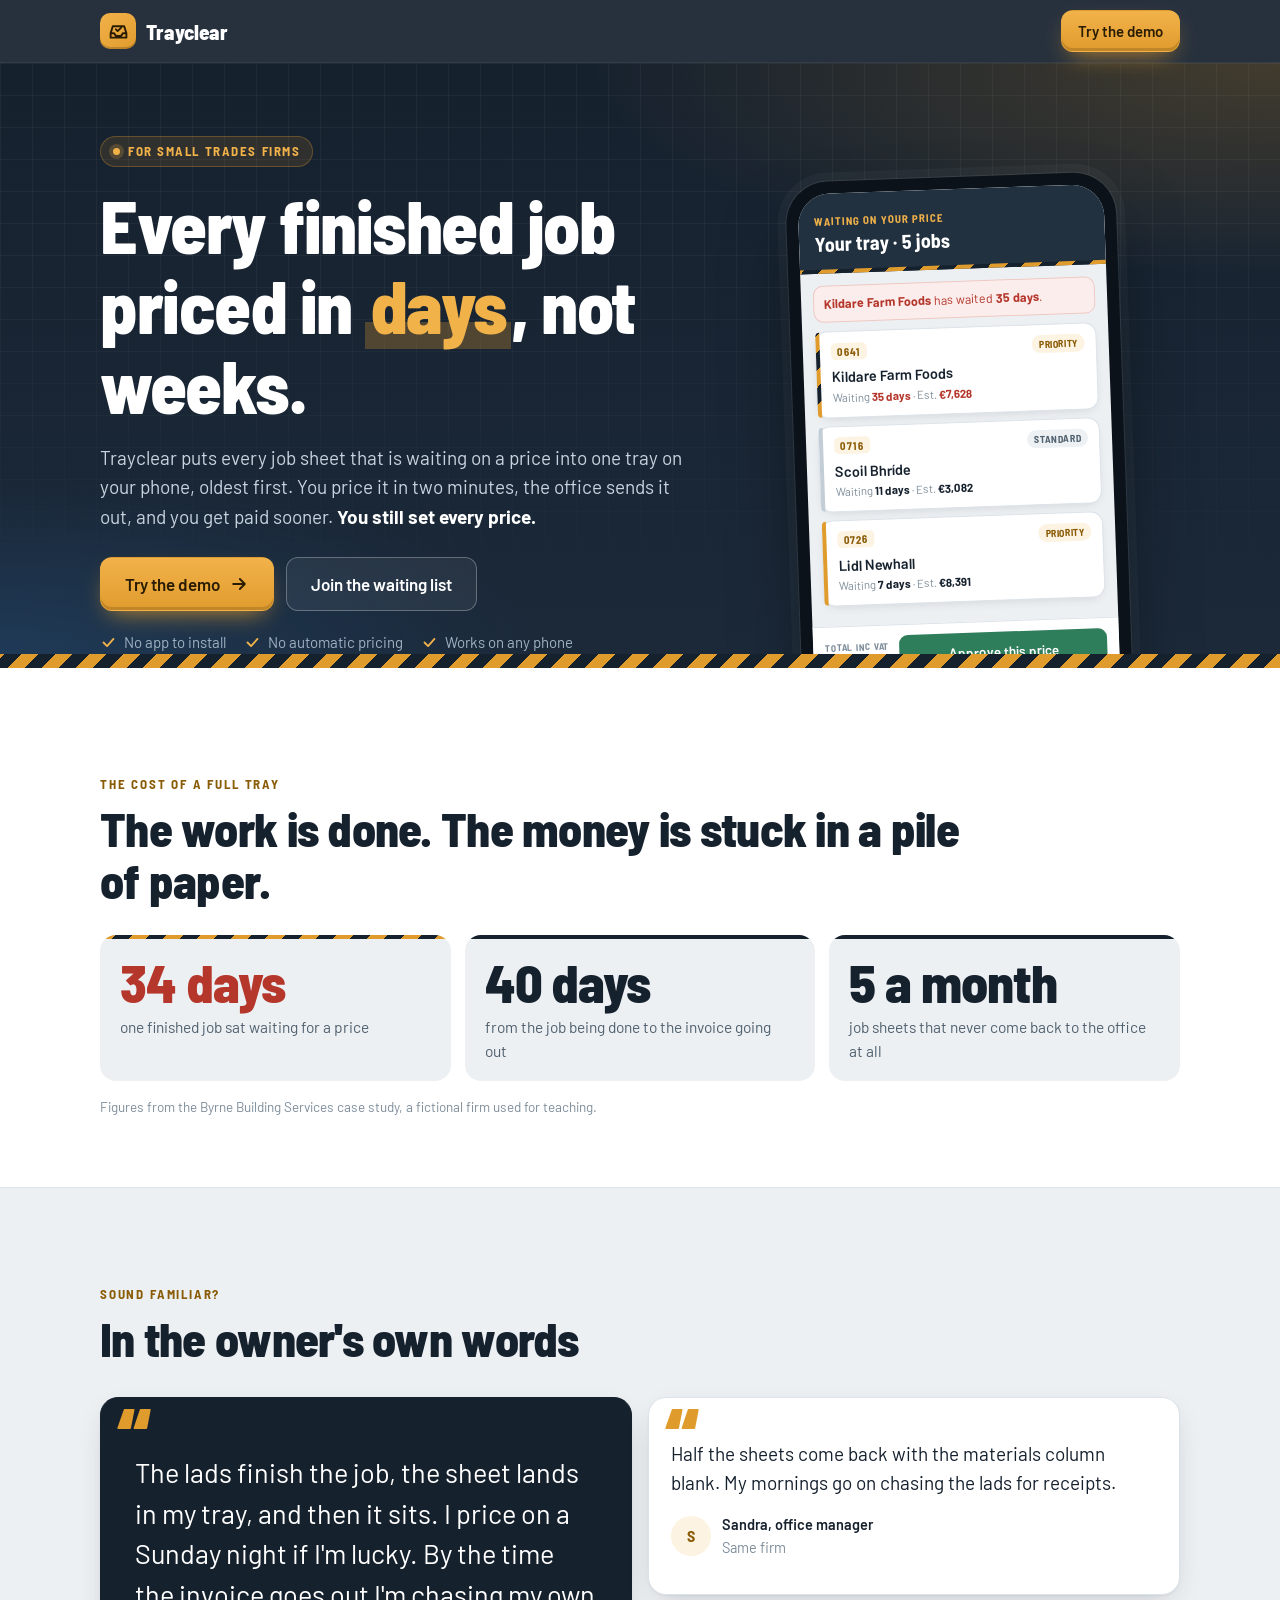
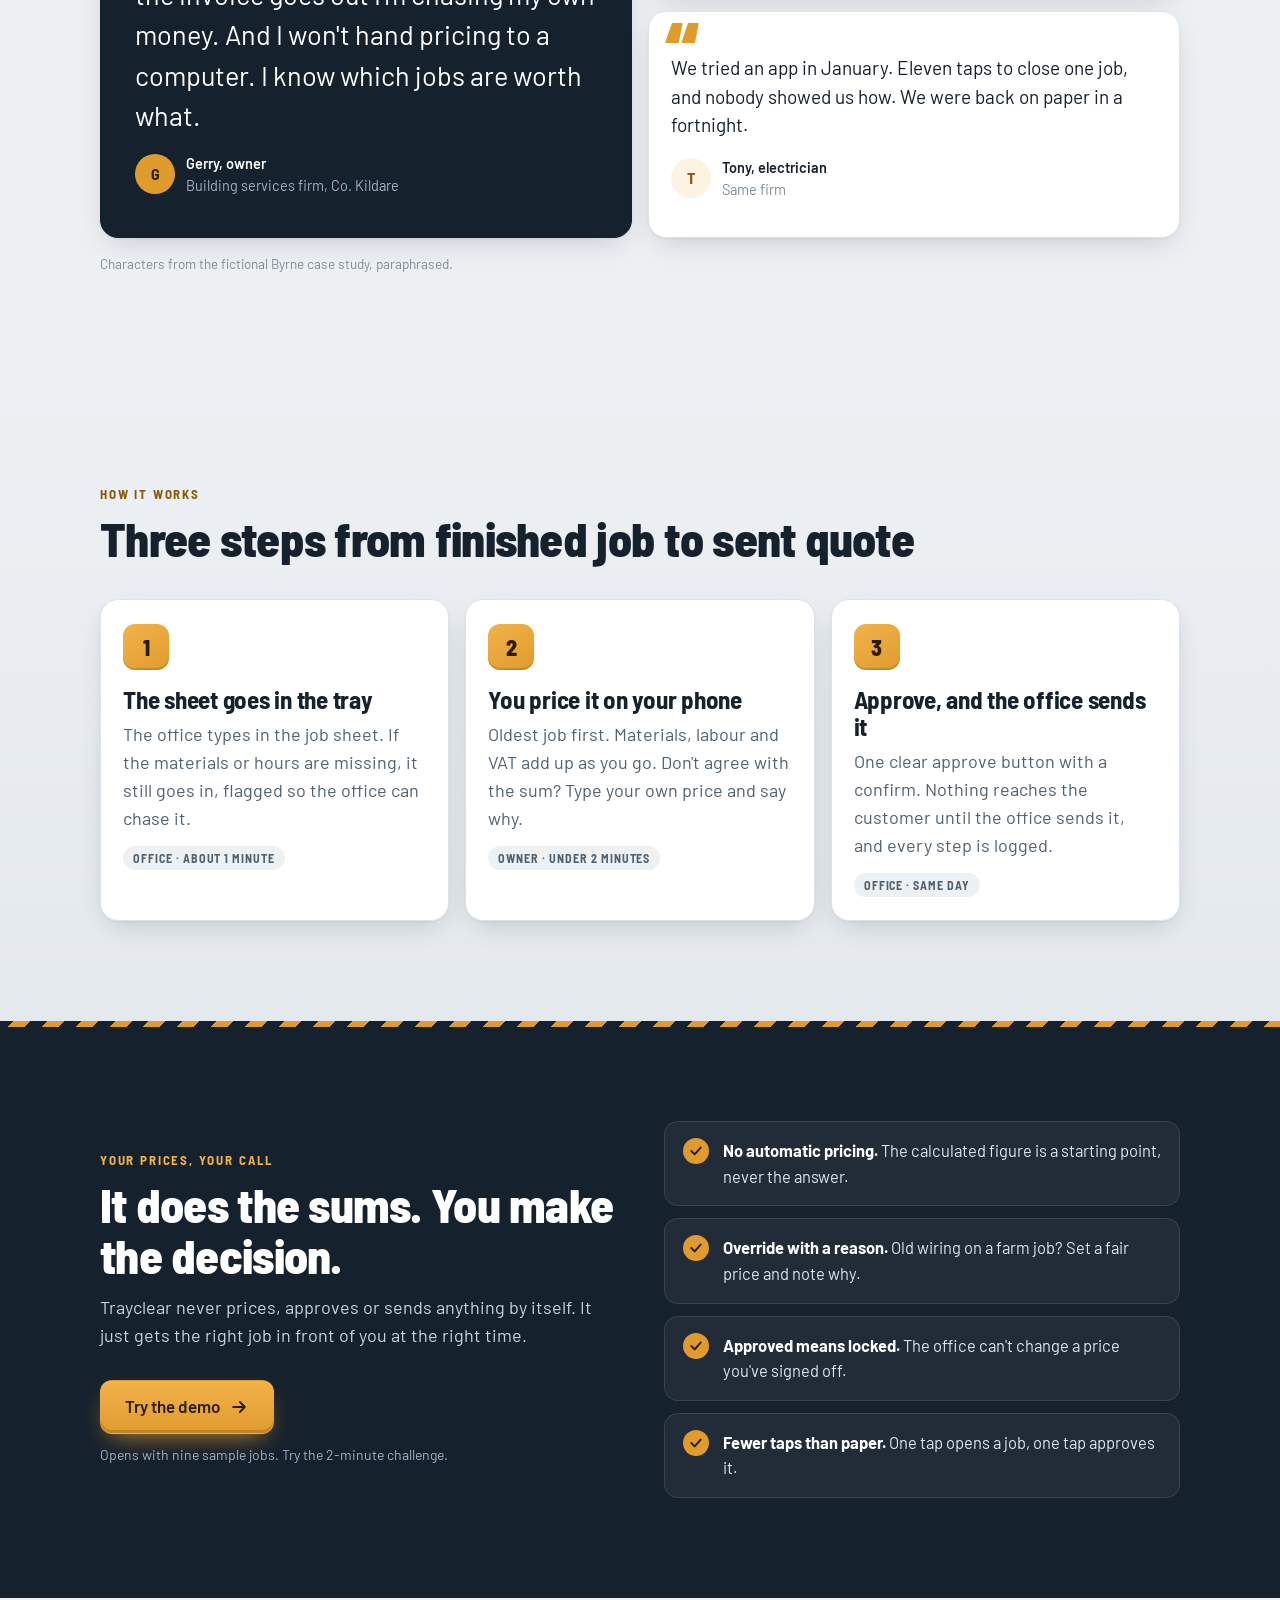
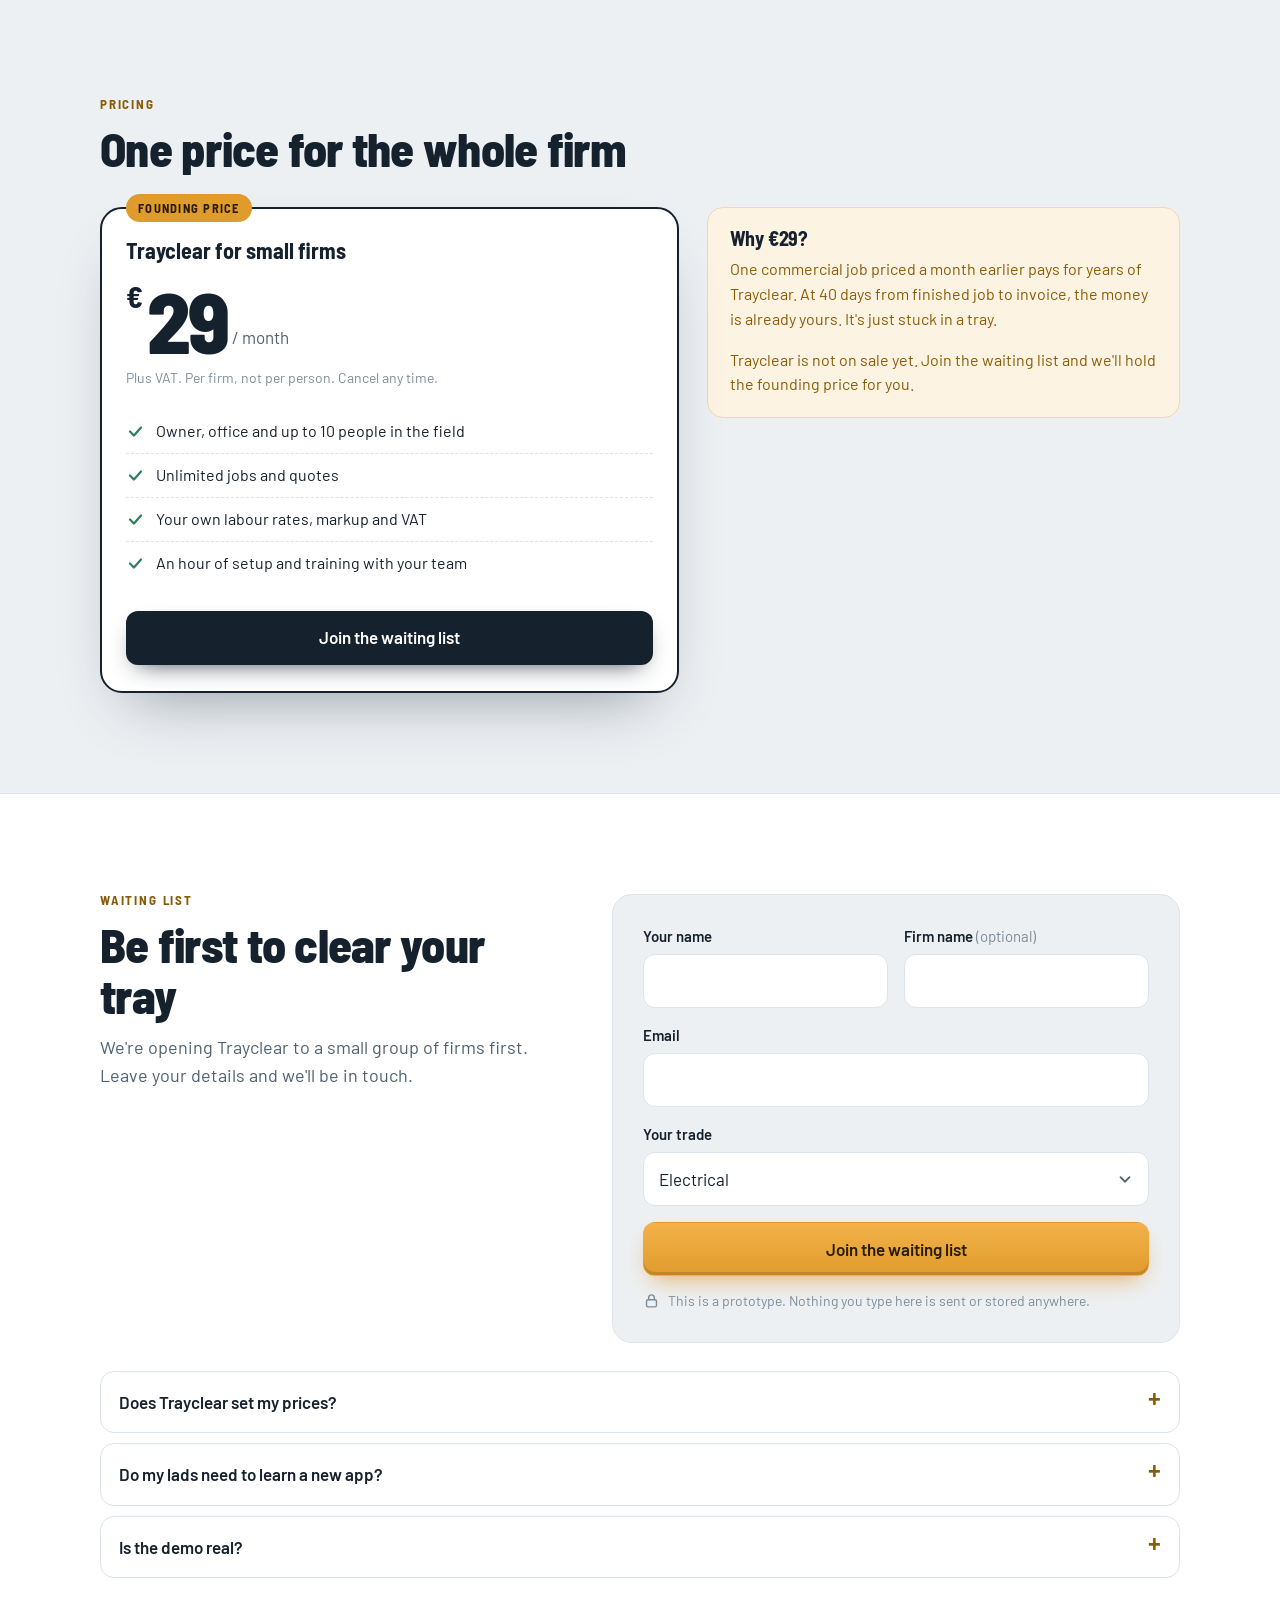
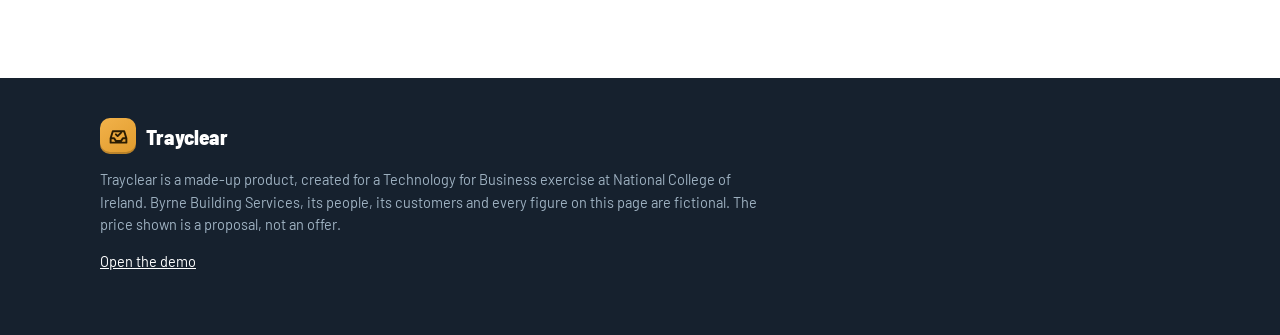
<file: index.html>
<!DOCTYPE html>
<html lang="en-IE">
<head>
<meta charset="utf-8">
<meta name="viewport" content="width=device-width, initial-scale=1, viewport-fit=cover">
<meta name="theme-color" content="#16212E">
<title>Trayclear | Every finished job priced in days, not weeks</title>
<meta name="description" content="Trayclear puts every job waiting on a price in one tray on the owner's phone, oldest first. Built for small electrical, plumbing and building firms. You still set every price.">
<link rel="icon" href="data:image/svg+xml,<svg xmlns='http://www.w3.org/2000/svg' viewBox='0 0 32 32'><rect width='32' height='32' rx='8' fill='%23E09B2D'/><path d='M6 18h5l2 3h6l2-3h5M6 18l3-10h14l3 10v6H6z' fill='none' stroke='%232A1C02' stroke-width='2.2' stroke-linejoin='round'/></svg>">
<link rel="preconnect" href="https://fonts.googleapis.com">
<link rel="preconnect" href="https://fonts.gstatic.com" crossorigin>
<link href="https://fonts.googleapis.com/css2?family=Barlow:wght@400;500;600;700&family=Barlow+Semi+Condensed:wght@600;700;800&display=swap" rel="stylesheet">
<style>
:root{
  --ink:#16212E; --ink-2:#22313F; --ink-3:#2E4154; --ink-soft:#50616F; --muted:#7E8D9A;
  --paper:#EDF0F3; --card:#FFFFFF; --rule:#DCE3EA;
  --amber:#E09B2D; --amber-hi:#F2B24A; --amber-ink:#8A5B06; --amber-wash:#FDF3E2;
  --green:#2E7D5B; --green-wash:#E6F2EC; --red:#B5362B; --red-wash:#FBEDEB;
  --ui:"Barlow", system-ui, -apple-system, "Segoe UI", Roboto, sans-serif;
  --cond:"Barlow Semi Condensed", "Barlow", system-ui, sans-serif;
  --stripes:repeating-linear-gradient(-45deg, var(--amber) 0 12px, var(--ink) 12px 24px);
  --shadow:0 1px 2px rgba(22,33,46,.05), 0 10px 30px -10px rgba(22,33,46,.22);
  --wrap:1120px;
}
*{box-sizing:border-box}
html{scroll-behavior:smooth; -webkit-text-size-adjust:100%}
body{
  margin:0; font-family:var(--ui); font-size:17px; line-height:1.55; color:var(--ink);
  background:var(--paper); -webkit-font-smoothing:antialiased;
}
h1,h2,h3{font-family:var(--cond); line-height:1.08; margin:0; letter-spacing:-.01em}
p{margin:0 0 1em}
a{color:inherit}
img,svg{display:block}
.wrap{max-width:var(--wrap); margin:0 auto; padding:0 20px}
.skip{position:absolute; left:-9999px; top:0; background:var(--ink); color:#fff; padding:10px 16px; z-index:99}
.skip:focus{left:8px; top:8px}
:focus-visible{outline:3px solid #2B6CB0; outline-offset:3px; border-radius:6px}

/* ---------- buttons ---------- */
.btn{
  display:inline-flex; align-items:center; justify-content:center; gap:9px;
  min-height:54px; padding:0 24px; border-radius:12px; border:1px solid transparent;
  font:600 17px/1 var(--ui); text-decoration:none; cursor:pointer;
  transition:transform .08s ease, box-shadow .15s ease, background .15s ease;
}
.btn:active{transform:translateY(1px)}
.btn svg{width:20px; height:20px; fill:none; stroke:currentColor; stroke-width:2.2; stroke-linecap:round; stroke-linejoin:round}
.btn-amber{
  background:linear-gradient(180deg, var(--amber-hi), var(--amber)); color:#2A1C02;
  box-shadow:inset 0 -3px 0 rgba(0,0,0,.14), 0 10px 24px -10px rgba(224,155,45,.9);
}
.btn-amber:hover{background:linear-gradient(180deg, #F6BE5E, var(--amber-hi))}
.btn-ghost{background:rgba(255,255,255,.06); color:#fff; border-color:rgba(255,255,255,.28)}
.btn-ghost:hover{background:rgba(255,255,255,.12)}
.btn-ink{background:var(--ink); color:#fff; box-shadow:0 10px 24px -12px rgba(22,33,46,.9)}
.btn-ink:hover{background:var(--ink-3)}
.btn-block{width:100%}

/* ---------- top nav ---------- */
.top{
  position:sticky; top:0; z-index:40; background:rgba(22,33,46,.92);
  backdrop-filter:saturate(1.4) blur(10px); -webkit-backdrop-filter:saturate(1.4) blur(10px);
  border-bottom:1px solid rgba(255,255,255,.06);
}
.top .wrap{display:flex; align-items:center; justify-content:space-between; gap:12px; min-height:62px}
.logo{display:flex; align-items:center; gap:10px; color:#fff; text-decoration:none; font:800 21px/1 var(--cond); letter-spacing:.01em}
.logo-mark{
  width:36px; height:36px; border-radius:10px; display:grid; place-items:center;
  background:linear-gradient(145deg, var(--amber-hi), var(--amber));
  box-shadow:inset 0 -2px 0 rgba(0,0,0,.18);
}
.logo-mark svg{width:21px; height:21px; fill:none; stroke:#2A1C02; stroke-width:2.2; stroke-linecap:round; stroke-linejoin:round}
.top .btn{min-height:42px; padding:0 16px; font-size:15px}

/* ---------- hero ---------- */
.hero{
  position:relative; overflow:hidden; color:#fff; padding:44px 0 0;
  background:
    radial-gradient(90% 60% at 100% 0%, rgba(224,155,45,.22), transparent 60%),
    radial-gradient(70% 50% at 0% 100%, rgba(43,108,176,.25), transparent 60%),
    linear-gradient(180deg, var(--ink) 0%, #1B2939 100%);
}
.hero::before{ /* blueprint grid */
  content:""; position:absolute; inset:0; pointer-events:none;
  background-image:
    linear-gradient(rgba(255,255,255,.045) 1px, transparent 1px),
    linear-gradient(90deg, rgba(255,255,255,.045) 1px, transparent 1px);
  background-size:32px 32px;
  -webkit-mask-image:linear-gradient(180deg, #000 30%, transparent 95%); mask-image:linear-gradient(180deg, #000 30%, transparent 95%);
}
.hero .wrap{position:relative; display:grid; gap:36px}
.eyebrow{
  display:inline-flex; align-items:center; gap:8px; margin-bottom:18px;
  font:700 13px/1 var(--cond); letter-spacing:.12em; text-transform:uppercase; color:var(--amber-hi);
  background:rgba(224,155,45,.12); border:1px solid rgba(224,155,45,.3); padding:8px 12px; border-radius:30px;
}
.eyebrow::before{content:""; width:7px; height:7px; border-radius:50%; background:var(--amber-hi); box-shadow:0 0 0 4px rgba(242,178,74,.2)}
.hero h1{font-size:clamp(42px, 11vw, 74px); font-weight:800; letter-spacing:-.02em}
.hero h1 .hl{
  color:var(--amber-hi); background:linear-gradient(transparent 70%, rgba(224,155,45,.28) 70%);
  padding:0 .06em;
}
.lede{font-size:19px; color:#C7D3DE; margin:18px 0 26px; max-width:34em}
.lede strong{color:#fff}
.cta-row{display:flex; flex-direction:column; gap:12px}
.reassure{display:flex; flex-wrap:wrap; gap:8px 18px; margin:20px 0 0; padding:0; list-style:none; font-size:15px; color:#9FB2C2}
.reassure li{display:flex; align-items:center; gap:7px}
.reassure svg{width:17px; height:17px; fill:none; stroke:var(--amber-hi); stroke-width:2.6; stroke-linecap:round; stroke-linejoin:round}

/* phone mock-up, built in CSS from the real app's tray */
.device{
  justify-self:center; width:min(330px, 88vw); margin-bottom:-70px;
  background:#0B121A; border-radius:42px; padding:12px;
  box-shadow:0 0 0 1px rgba(255,255,255,.08), 0 40px 80px -20px rgba(0,0,0,.6), 0 0 0 9px rgba(255,255,255,.03);
  transform:rotate(-2deg);
}
.screen{background:var(--paper); color:var(--ink); border-radius:32px; overflow:hidden}
.s-bar{background:var(--ink-2); color:#fff; padding:22px 16px 14px; position:relative}
.s-bar::after{content:""; position:absolute; left:0; right:0; bottom:0; height:4px; background:var(--stripes)}
.s-bar small{display:block; font:700 11px/1 var(--cond); letter-spacing:.1em; text-transform:uppercase; color:var(--amber-hi); margin-bottom:5px}
.s-bar b{font:700 20px/1 var(--cond)}
.s-body{padding:12px}
.s-alert{background:var(--red-wash); color:var(--red); border:1px solid #EFC9C4; border-radius:10px; padding:8px 10px; font-size:12.5px; margin-bottom:9px}
.s-job{
  position:relative; background:#fff; border:1px solid var(--rule); border-radius:12px;
  padding:10px 11px 10px 15px; margin-bottom:8px; box-shadow:0 4px 12px -6px rgba(22,33,46,.2);
}
.s-job::before{content:""; position:absolute; left:0; top:0; bottom:0; width:4px; border-radius:12px 0 0 12px; background:#C3CDD6}
.s-job.hot::before{background:var(--stripes)}
.s-job.pri::before{background:var(--amber)}
.s-row{display:flex; justify-content:space-between; align-items:center; gap:6px}
.s-ref{font:700 11px/1 var(--cond); letter-spacing:.08em; color:var(--amber-ink); background:var(--amber-wash); padding:3px 6px; border-radius:5px}
.s-pill{font:700 10px/1 var(--cond); letter-spacing:.06em; text-transform:uppercase; padding:4px 7px; border-radius:20px; background:#EDF1F4; color:var(--ink-soft)}
.s-pill.a{background:var(--amber-wash); color:var(--amber-ink)}
.s-cust{font-weight:600; font-size:14.5px; margin:5px 0 1px}
.s-meta{font-size:11.5px; color:var(--muted)}
.s-meta b{color:var(--ink)}
.s-job.hot .s-meta b{color:var(--red)}
.s-dock{display:flex; align-items:center; gap:10px; background:#fff; border-top:1px solid var(--rule); padding:10px 12px 16px}
.s-dock span{font:700 17px/1 var(--cond)}
.s-dock span small{display:block; font-size:9.5px; letter-spacing:.08em; text-transform:uppercase; color:var(--muted); margin-bottom:2px}
.s-dock i{flex:1; text-align:center; font-style:normal; font-weight:600; font-size:13.5px; color:#fff; background:var(--green); border-radius:9px; padding:10px 0}

/* hazard tape divider */
.tape{height:14px; background:var(--stripes); position:relative; z-index:2}

/* ---------- sections ---------- */
section{padding:72px 0}
.kicker{font:700 13px/1 var(--cond); letter-spacing:.14em; text-transform:uppercase; color:var(--amber-ink); margin-bottom:12px}
.h2{font-size:clamp(32px, 7.5vw, 48px); font-weight:800; letter-spacing:-.015em; max-width:18em}
.sub{color:var(--ink-soft); font-size:18px; margin-top:12px; max-width:36em}

/* numbers */
.numbers{background:var(--card); padding:110px 0 56px; border-bottom:1px solid var(--rule)}
.num-grid{display:grid; gap:14px; margin-top:28px}
.num{
  position:relative; overflow:hidden; background:var(--paper); border-radius:16px; padding:20px 20px 18px;
}
.num::before{content:""; position:absolute; left:0; top:0; right:0; height:4px; background:var(--ink)}
.num.hot::before{background:var(--stripes)}
.num b{display:block; font:800 54px/1 var(--cond); letter-spacing:-.02em}
.num.hot b{color:var(--red)}
.num span{display:block; color:var(--ink-soft); font-size:15.5px; margin-top:6px}
.source{font-size:13.5px; color:var(--muted); margin-top:16px}

/* problem: owner's words */
.quotes{display:grid; gap:16px; margin-top:32px}
.quote{
  position:relative; margin:0; background:var(--card); border-radius:18px; padding:28px 22px 22px;
  box-shadow:var(--shadow); border:1px solid var(--rule);
}
.quote::before{
  content:"\201C"; position:absolute; top:-6px; left:16px;
  font:800 86px/1 var(--cond); color:var(--amber);
}
.quote p{font-size:19px; line-height:1.5; margin:14px 0 16px}
.quote.lead{background:var(--ink); color:#fff; border-color:var(--ink)}
.quote.lead p{font-size:22px}
.quote figcaption{display:flex; align-items:center; gap:11px; font-size:14.5px; color:var(--muted)}
.quote.lead figcaption{color:#9FB2C2}
.quote figcaption b{display:block; color:var(--ink); font-weight:600}
.quote.lead figcaption b{color:#fff}
.avatar{
  width:40px; height:40px; border-radius:50%; flex:none; display:grid; place-items:center;
  font:700 16px/1 var(--cond); background:var(--amber-wash); color:var(--amber-ink);
}
.quote.lead .avatar{background:var(--amber); color:#2A1C02}

/* steps */
.how{background:linear-gradient(180deg, var(--paper), #E4E9EE)}
.steps{display:grid; gap:16px; margin:34px 0 0; padding:0; list-style:none; counter-reset:step}
.step{
  position:relative; background:var(--card); border:1px solid var(--rule); border-radius:18px;
  padding:24px 22px 22px; box-shadow:var(--shadow);
}
.step-n{
  display:inline-grid; place-items:center; width:46px; height:46px; border-radius:12px; margin-bottom:16px;
  font:800 22px/1 var(--cond); color:#2A1C02;
  background:linear-gradient(145deg, var(--amber-hi), var(--amber)); box-shadow:inset 0 -2px 0 rgba(0,0,0,.15);
}
.step h3{font-size:25px; font-weight:700; margin-bottom:8px}
.step p{color:var(--ink-soft); margin:0}
.step .who{
  display:inline-block; margin-top:14px; font:700 12px/1 var(--cond); letter-spacing:.08em; text-transform:uppercase;
  color:var(--ink-soft); background:#EDF1F4; padding:6px 10px; border-radius:20px;
}

/* control band */
.control{background:var(--ink); color:#fff; position:relative; overflow:hidden}
.control::after{content:""; position:absolute; left:0; right:0; top:0; height:6px; background:var(--stripes)}
.control .h2{color:#fff}
.control .sub{color:#C7D3DE}
.ticks{display:grid; gap:12px; margin:30px 0 0; padding:0; list-style:none}
.ticks li{
  display:flex; gap:14px; align-items:flex-start; background:rgba(255,255,255,.05);
  border:1px solid rgba(255,255,255,.1); border-radius:14px; padding:16px 18px; font-size:16.5px; color:#DCE5ED;
}
.ticks li b{color:#fff}
.ticks svg{flex:none; width:26px; height:26px; padding:5px; border-radius:50%; background:var(--amber); fill:none; stroke:#2A1C02; stroke-width:3; stroke-linecap:round; stroke-linejoin:round}
.demo-cta{margin-top:30px; display:flex; flex-direction:column; gap:10px; align-items:flex-start}
.demo-cta small{color:#9FB2C2; font-size:14px}

/* price */
.price-wrap{display:grid; gap:20px; margin-top:32px; align-items:start}
.price{
  position:relative; background:var(--card); border-radius:22px; padding:30px 24px 26px;
  border:2px solid var(--ink); box-shadow:0 30px 60px -30px rgba(22,33,46,.45);
}
.badge{
  position:absolute; top:-15px; left:24px; font:700 12.5px/1 var(--cond); letter-spacing:.1em; text-transform:uppercase;
  background:var(--amber); color:#2A1C02; padding:8px 12px; border-radius:30px;
}
.price-name{font:700 22px/1 var(--cond)}
.amount{display:flex; align-items:flex-start; gap:4px; margin:16px 0 4px}
.amount .cur{font:700 30px/1.3 var(--cond)}
.amount .val{font:800 86px/1 var(--cond); letter-spacing:-.03em}
.amount .per{align-self:flex-end; font-size:17px; color:var(--ink-soft); padding-bottom:12px}
.price .vat{font-size:14px; color:var(--muted); margin-bottom:22px}
.incl{list-style:none; margin:0 0 26px; padding:0}
.incl li{display:flex; gap:11px; align-items:flex-start; padding:9px 0; border-top:1px dashed var(--rule); font-size:16px}
.incl li:first-child{border-top:0}
.incl svg{flex:none; margin-top:3px; width:19px; height:19px; fill:none; stroke:var(--green); stroke-width:2.8; stroke-linecap:round; stroke-linejoin:round}
.side-note{background:var(--amber-wash); border:1px solid #EFD9AE; border-radius:16px; padding:20px 22px; color:var(--amber-ink); font-size:16px}
.side-note h3{font-size:20px; color:var(--ink); margin-bottom:8px}
.side-note p:last-child{margin:0}

/* waitlist */
.waitlist{background:var(--card); border-top:1px solid var(--rule)}
.form-card{
  margin-top:28px; background:var(--paper); border-radius:20px; padding:24px 20px;
  border:1px solid var(--rule);
}
.field{margin-bottom:16px}
.field label{display:block; font-weight:600; font-size:15px; margin-bottom:6px}
.field .opt{font-weight:400; color:var(--muted)}
.field input, .field select{
  width:100%; min-height:54px; padding:0 15px; font:inherit; font-size:17px; color:var(--ink);
  background:#fff; border:1.5px solid var(--rule); border-radius:12px; -webkit-appearance:none; appearance:none;
}
.field select{background-image:url("data:image/svg+xml,%3Csvg xmlns='http://www.w3.org/2000/svg' viewBox='0 0 20 20'%3E%3Cpath d='M5 8l5 5 5-5' fill='none' stroke='%2350616F' stroke-width='2' stroke-linecap='round'/%3E%3C/svg%3E"); background-repeat:no-repeat; background-position:right 14px center; background-size:18px; padding-right:42px}
.field input:focus, .field select:focus{outline:none; border-color:var(--amber); box-shadow:0 0 0 4px rgba(224,155,45,.22)}
.field input[aria-invalid="true"]{border-color:var(--red); background:#FFFAF9}
.err{color:var(--red); font-size:14px; font-weight:600; margin-top:6px}
.privacy{font-size:14px; color:var(--muted); margin:14px 0 0; display:flex; gap:8px; align-items:flex-start}
.privacy svg{flex:none; margin-top:2px; width:17px; height:17px; fill:none; stroke:currentColor; stroke-width:2; stroke-linecap:round; stroke-linejoin:round}
.thanks{text-align:center; padding:12px 4px 4px}
.thanks .tick{
  width:68px; height:68px; margin:0 auto 16px; border-radius:50%; display:grid; place-items:center;
  background:var(--green); box-shadow:0 0 0 10px var(--green-wash); animation:pop .35s cubic-bezier(.2,.9,.3,1.4);
}
.thanks .tick svg{width:32px; height:32px; fill:none; stroke:#fff; stroke-width:3.2; stroke-linecap:round; stroke-linejoin:round}
.thanks h3{font-size:30px; margin-bottom:8px}
.thanks p{color:var(--ink-soft)}
@keyframes pop{from{transform:scale(.6); opacity:0} to{transform:none; opacity:1}}

/* faq */
.faq{margin-top:28px; display:grid; gap:10px}
.faq details{background:var(--card); border:1px solid var(--rule); border-radius:14px; padding:0 18px}
.faq summary{
  cursor:pointer; list-style:none; padding:17px 30px 17px 0; position:relative; font-weight:600; font-size:17px;
}
.faq summary::-webkit-details-marker{display:none}
.faq summary::after{content:"+"; position:absolute; right:0; top:12px; font:600 26px/1 var(--ui); color:var(--amber-ink); transition:transform .2s ease}
.faq details[open] summary::after{transform:rotate(45deg)}
.faq details p{color:var(--ink-soft); margin:0 0 18px}

/* footer */
footer{background:var(--ink); color:#9FB2C2; font-size:14.5px; padding:40px 0 calc(110px + env(safe-area-inset-bottom))}
footer .logo{margin-bottom:14px}
footer p{max-width:46em}
footer a{color:#fff}

/* sticky phone CTA */
.dock{
  position:fixed; left:12px; right:12px; bottom:calc(12px + env(safe-area-inset-bottom)); z-index:50;
  display:flex; gap:8px; padding:8px; border-radius:18px;
  background:rgba(22,33,46,.94); backdrop-filter:blur(10px); -webkit-backdrop-filter:blur(10px);
  box-shadow:0 18px 40px -12px rgba(0,0,0,.55);
  transform:translateY(140%); transition:transform .25s ease;
}
.dock.show{transform:none}
.dock .btn{flex:1; min-height:48px; padding:0 12px; font-size:15.5px}

/* reveal on scroll */
.reveal{opacity:0; transform:translateY(16px); transition:opacity .5s ease, transform .5s ease}
.reveal.in{opacity:1; transform:none}

/* ---------- wider screens ---------- */
@media (min-width:640px){
  .cta-row{flex-direction:row}
  .num-grid{grid-template-columns:repeat(3,1fr)}
  .form-card{padding:30px}
  .form-row{display:grid; grid-template-columns:1fr 1fr; gap:0 16px}
}
@media (min-width:900px){
  body{font-size:18px}
  section{padding:100px 0}
  .hero{padding-top:72px}
  .hero .wrap{grid-template-columns:1.15fr .85fr; align-items:center; gap:40px}
  .device{margin-bottom:-90px}
  .quotes{grid-template-columns:repeat(2,1fr)}
  .quote.lead{grid-row:span 2; display:flex; flex-direction:column; justify-content:center; padding:40px 34px}
  .quote.lead p{font-size:27px}
  .steps{grid-template-columns:repeat(3,1fr)}
  .control .wrap{display:grid; grid-template-columns:1fr 1fr; gap:48px; align-items:center}
  .ticks{margin-top:0}
  .price-wrap{grid-template-columns:1.1fr .9fr; gap:28px}
  .wl-grid{display:grid; grid-template-columns:.9fr 1.1fr; gap:48px; align-items:start}
  .form-card{margin-top:0}
  .dock{display:none}
  footer{padding-bottom:48px}
}
@media (prefers-reduced-motion:reduce){
  html{scroll-behavior:auto}
  *{transition:none !important; animation:none !important}
  .reveal{opacity:1; transform:none}
}
[hidden]{display:none !important}
</style>
</head>
<body>
<a class="skip" href="#main">Skip to main content</a>

<!-- ============ NAV ============ -->
<header class="top">
  <div class="wrap">
    <a class="logo" href="#top" aria-label="Trayclear home">
      <span class="logo-mark" aria-hidden="true"><svg viewBox="0 0 24 24"><path d="M3 14h4l2 3h6l2-3h4M3 14l2.5-8h13L21 14v5H3z"/><path d="M9 9.5l2 2 4-4"/></svg></span>
      Trayclear
    </a>
    <a class="btn btn-amber" href="app.html">Try the demo</a>
  </div>
</header>

<main id="main">

<!-- ============ HERO ============ -->
<section class="hero" id="top" aria-labelledby="h-hero">
  <div class="wrap">
    <div>
      <span class="eyebrow">For small trades firms</span>
      <h1 id="h-hero">Every finished job priced in <span class="hl">days</span>, not weeks.</h1>
      <p class="lede">Trayclear puts every job sheet that is waiting on a price into one tray on your phone, oldest first.
        You price it in two minutes, the office sends it out, and you get paid sooner.
        <strong>You still set every price.</strong></p>
      <div class="cta-row">
        <a class="btn btn-amber" href="app.html">
          Try the demo
          <svg viewBox="0 0 24 24" aria-hidden="true"><path d="M5 12h14M13 6l6 6-6 6"/></svg>
        </a>
        <a class="btn btn-ghost" href="#waitlist">Join the waiting list</a>
      </div>
      <ul class="reassure">
        <li><svg viewBox="0 0 24 24" aria-hidden="true"><path d="M5 12l5 5 9-10"/></svg>No app to install</li>
        <li><svg viewBox="0 0 24 24" aria-hidden="true"><path d="M5 12l5 5 9-10"/></svg>No automatic pricing</li>
        <li><svg viewBox="0 0 24 24" aria-hidden="true"><path d="M5 12l5 5 9-10"/></svg>Works on any phone</li>
      </ul>
    </div>

    <!-- CSS mock-up of the demo's tray screen -->
    <div class="device" aria-hidden="true">
      <div class="screen">
        <div class="s-bar"><small>Waiting on your price</small><b>Your tray · 5 jobs</b></div>
        <div class="s-body">
          <div class="s-alert"><b>Kildare Farm Foods</b> has waited <b>35 days</b>.</div>
          <div class="s-job hot">
            <div class="s-row"><span class="s-ref">0641</span><span class="s-pill a">Priority</span></div>
            <div class="s-cust">Kildare Farm Foods</div>
            <div class="s-meta">Waiting <b>35 days</b> · Est. <b>€7,628</b></div>
          </div>
          <div class="s-job">
            <div class="s-row"><span class="s-ref">0716</span><span class="s-pill">Standard</span></div>
            <div class="s-cust">Scoil Bhríde</div>
            <div class="s-meta">Waiting <b>11 days</b> · Est. <b>€3,082</b></div>
          </div>
          <div class="s-job pri">
            <div class="s-row"><span class="s-ref">0726</span><span class="s-pill a">Priority</span></div>
            <div class="s-cust">Lidl Newhall</div>
            <div class="s-meta">Waiting <b>7 days</b> · Est. <b>€8,391</b></div>
          </div>
        </div>
        <div class="s-dock"><span><small>Total inc VAT</small>€8,658</span><i>Approve this price</i></div>
      </div>
    </div>
  </div>
</section>
<div class="tape" aria-hidden="true"></div>

<!-- ============ NUMBERS ============ -->
<section class="numbers" aria-labelledby="h-num">
  <div class="wrap">
    <p class="kicker">The cost of a full tray</p>
    <h2 class="h2" id="h-num">The work is done. The money is stuck in a pile of paper.</h2>
    <div class="num-grid">
      <div class="num hot reveal"><b>34 days</b><span>one finished job sat waiting for a price</span></div>
      <div class="num reveal"><b>40 days</b><span>from the job being done to the invoice going out</span></div>
      <div class="num reveal"><b>5 a month</b><span>job sheets that never come back to the office at all</span></div>
    </div>
    <p class="source">Figures from the Byrne Building Services case study, a fictional firm used for teaching.</p>
  </div>
</section>

<!-- ============ PROBLEM ============ -->
<section aria-labelledby="h-prob">
  <div class="wrap">
    <p class="kicker">Sound familiar?</p>
    <h2 class="h2" id="h-prob">In the owner's own words</h2>
    <div class="quotes">
      <figure class="quote lead reveal">
        <p>The lads finish the job, the sheet lands in my tray, and then it sits. I price on a Sunday night if I'm lucky.
          By the time the invoice goes out I'm chasing my own money. And I won't hand pricing to a computer.
          I know which jobs are worth what.</p>
        <figcaption><span class="avatar" aria-hidden="true">G</span><span><b>Gerry, owner</b>Building services firm, Co. Kildare</span></figcaption>
      </figure>
      <figure class="quote reveal">
        <p>Half the sheets come back with the materials column blank. My mornings go on chasing the lads for receipts.</p>
        <figcaption><span class="avatar" aria-hidden="true">S</span><span><b>Sandra, office manager</b>Same firm</span></figcaption>
      </figure>
      <figure class="quote reveal">
        <p>We tried an app in January. Eleven taps to close one job, and nobody showed us how. We were back on paper in a fortnight.</p>
        <figcaption><span class="avatar" aria-hidden="true">T</span><span><b>Tony, electrician</b>Same firm</span></figcaption>
      </figure>
    </div>
    <p class="source">Characters from the fictional Byrne case study, paraphrased.</p>
  </div>
</section>

<!-- ============ HOW IT WORKS ============ -->
<section class="how" id="how" aria-labelledby="h-how">
  <div class="wrap">
    <p class="kicker">How it works</p>
    <h2 class="h2" id="h-how">Three steps from finished job to sent quote</h2>
    <ol class="steps">
      <li class="step reveal">
        <span class="step-n" aria-hidden="true">1</span>
        <h3>The sheet goes in the tray</h3>
        <p>The office types in the job sheet. If the materials or hours are missing, it still goes in, flagged so the office can chase it.</p>
        <span class="who">Office · about 1 minute</span>
      </li>
      <li class="step reveal">
        <span class="step-n" aria-hidden="true">2</span>
        <h3>You price it on your phone</h3>
        <p>Oldest job first. Materials, labour and VAT add up as you go. Don't agree with the sum? Type your own price and say why.</p>
        <span class="who">Owner · under 2 minutes</span>
      </li>
      <li class="step reveal">
        <span class="step-n" aria-hidden="true">3</span>
        <h3>Approve, and the office sends it</h3>
        <p>One clear approve button with a confirm. Nothing reaches the customer until the office sends it, and every step is logged.</p>
        <span class="who">Office · same day</span>
      </li>
    </ol>
  </div>
</section>

<!-- ============ CONTROL + DEMO ============ -->
<section class="control" aria-labelledby="h-ctrl">
  <div class="wrap">
    <div>
      <p class="kicker" style="color:var(--amber-hi)">Your prices, your call</p>
      <h2 class="h2" id="h-ctrl">It does the sums. You make the decision.</h2>
      <p class="sub">Trayclear never prices, approves or sends anything by itself. It just gets the right job in front of you at the right time.</p>
      <div class="demo-cta">
        <a class="btn btn-amber" href="app.html">
          Try the demo
          <svg viewBox="0 0 24 24" aria-hidden="true"><path d="M5 12h14M13 6l6 6-6 6"/></svg>
        </a>
        <small>Opens with nine sample jobs. Try the 2-minute challenge.</small>
      </div>
    </div>
    <ul class="ticks">
      <li><svg viewBox="0 0 24 24" aria-hidden="true"><path d="M5 12l5 5 9-10"/></svg><span><b>No automatic pricing.</b> The calculated figure is a starting point, never the answer.</span></li>
      <li><svg viewBox="0 0 24 24" aria-hidden="true"><path d="M5 12l5 5 9-10"/></svg><span><b>Override with a reason.</b> Old wiring on a farm job? Set a fair price and note why.</span></li>
      <li><svg viewBox="0 0 24 24" aria-hidden="true"><path d="M5 12l5 5 9-10"/></svg><span><b>Approved means locked.</b> The office can't change a price you've signed off.</span></li>
      <li><svg viewBox="0 0 24 24" aria-hidden="true"><path d="M5 12l5 5 9-10"/></svg><span><b>Fewer taps than paper.</b> One tap opens a job, one tap approves it.</span></li>
    </ul>
  </div>
</section>

<!-- ============ PRICE ============ -->
<section id="price" aria-labelledby="h-price">
  <div class="wrap">
    <p class="kicker">Pricing</p>
    <h2 class="h2" id="h-price">One price for the whole firm</h2>
    <div class="price-wrap">
      <div class="price reveal">
        <span class="badge">Founding price</span>
        <div class="price-name">Trayclear for small firms</div>
        <div class="amount" aria-label="29 euro per month">
          <span class="cur">€</span><span class="val">29</span><span class="per">/ month</span>
        </div>
        <p class="vat">Plus VAT. Per firm, not per person. Cancel any time.</p>
        <ul class="incl">
          <li><svg viewBox="0 0 24 24" aria-hidden="true"><path d="M5 12l5 5 9-10"/></svg>Owner, office and up to 10 people in the field</li>
          <li><svg viewBox="0 0 24 24" aria-hidden="true"><path d="M5 12l5 5 9-10"/></svg>Unlimited jobs and quotes</li>
          <li><svg viewBox="0 0 24 24" aria-hidden="true"><path d="M5 12l5 5 9-10"/></svg>Your own labour rates, markup and VAT</li>
          <li><svg viewBox="0 0 24 24" aria-hidden="true"><path d="M5 12l5 5 9-10"/></svg>An hour of setup and training with your team</li>
        </ul>
        <a class="btn btn-ink btn-block" href="#waitlist">Join the waiting list</a>
      </div>
      <div class="side-note reveal">
        <h3>Why €29?</h3>
        <p>One commercial job priced a month earlier pays for years of Trayclear. At 40 days from finished job to invoice, the money is already yours. It's just stuck in a tray.</p>
        <p>Trayclear is not on sale yet. Join the waiting list and we'll hold the founding price for you.</p>
      </div>
    </div>
  </div>
</section>

<!-- ============ WAITLIST ============ -->
<section class="waitlist" id="waitlist" aria-labelledby="h-wl">
  <div class="wrap wl-grid">
    <div>
      <p class="kicker">Waiting list</p>
      <h2 class="h2" id="h-wl">Be first to clear your tray</h2>
      <p class="sub">We're opening Trayclear to a small group of firms first. Leave your details and we'll be in touch.</p>
    </div>

    <div class="form-card">
      <form id="wlForm" novalidate>
        <div class="form-row">
          <div class="field">
            <label for="wlName">Your name</label>
            <input id="wlName" name="name" type="text" autocomplete="name" required aria-describedby="wlNameErr">
            <div class="err" id="wlNameErr" hidden>Please enter your name.</div>
          </div>
          <div class="field">
            <label for="wlFirm">Firm name <span class="opt">(optional)</span></label>
            <input id="wlFirm" name="firm" type="text" autocomplete="organization">
          </div>
        </div>
        <div class="field">
          <label for="wlEmail">Email</label>
          <input id="wlEmail" name="email" type="email" autocomplete="email" inputmode="email" required aria-describedby="wlEmailErr">
          <div class="err" id="wlEmailErr" hidden>Please enter a valid email address.</div>
        </div>
        <div class="field">
          <label for="wlTrade">Your trade</label>
          <select id="wlTrade" name="trade">
            <option>Electrical</option>
            <option>Plumbing and heating</option>
            <option>General building</option>
            <option>Mixed trades</option>
            <option>Something else</option>
          </select>
        </div>
        <button class="btn btn-amber btn-block" type="submit">Join the waiting list</button>
        <p class="privacy">
          <svg viewBox="0 0 24 24" aria-hidden="true"><rect x="5" y="11" width="14" height="10" rx="2"/><path d="M8 11V8a4 4 0 0 1 8 0v3"/></svg>
          This is a prototype. Nothing you type here is sent or stored anywhere.
        </p>
      </form>

      <div class="thanks" id="wlThanks" hidden tabindex="-1">
        <div class="tick" aria-hidden="true"><svg viewBox="0 0 24 24"><path d="M5 12l5 5 9-10"/></svg></div>
        <h3>Thanks, <span id="wlThanksName">you're on the list</span>!</h3>
        <p>We'll be in touch before Trayclear opens. While you wait, see how fast you can clear the demo tray.</p>
        <a class="btn btn-ink" href="app.html">Try the demo</a>
      </div>
    </div>
  </div>

  <div class="wrap">
    <div class="faq">
      <details>
        <summary>Does Trayclear set my prices?</summary>
        <p>No. It adds up what's on the job sheet and shows you a starting figure. You can accept it, change any line, or type your own price. Nothing is approved or sent without you.</p>
      </details>
      <details>
        <summary>Do my lads need to learn a new app?</summary>
        <p>Not to start. The office types in the paper sheets as they come back. Capturing hours and materials on site is planned next, kept to as few taps as possible.</p>
      </details>
      <details>
        <summary>Is the demo real?</summary>
        <p>The demo works fully, but the firm, the customers and every figure in it are made up. It saves only in your own browser, and "Reset demo" puts everything back.</p>
      </details>
    </div>
  </div>
</section>

</main>

<footer>
  <div class="wrap">
    <a class="logo" href="#top"><span class="logo-mark" aria-hidden="true"><svg viewBox="0 0 24 24"><path d="M3 14h4l2 3h6l2-3h4M3 14l2.5-8h13L21 14v5H3z"/><path d="M9 9.5l2 2 4-4"/></svg></span>Trayclear</a>
    <p>Trayclear is a made-up product, created for a Technology for Business exercise at National College of Ireland.
      Byrne Building Services, its people, its customers and every figure on this page are fictional.
      The price shown is a proposal, not an offer.</p>
    <p><a href="app.html">Open the demo</a></p>
  </div>
</footer>

<!-- sticky phone CTA -->
<div class="dock" id="dock" aria-hidden="true">
  <a class="btn btn-amber" href="app.html" tabindex="-1">Try the demo</a>
  <a class="btn btn-ghost" href="#waitlist" tabindex="-1">Waiting list</a>
</div>

<script>
(function () {
  "use strict";

  /* ---- waiting list: validates, then shows a thank-you. Sends nothing. ---- */
  var form = document.getElementById("wlForm");
  var thanks = document.getElementById("wlThanks");
  var name = document.getElementById("wlName");
  var email = document.getElementById("wlEmail");

  function setError(input, errId, bad) {
    input.setAttribute("aria-invalid", bad ? "true" : "false");
    document.getElementById(errId).hidden = !bad;
  }

  form.addEventListener("submit", function (e) {
    e.preventDefault();                       // no request is ever made
    var nameBad = name.value.trim() === "";
    var emailBad = !/^[^\s@]+@[^\s@]+\.[^\s@]+$/.test(email.value.trim());
    setError(name, "wlNameErr", nameBad);
    setError(email, "wlEmailErr", emailBad);
    if (nameBad) { name.focus(); return; }
    if (emailBad) { email.focus(); return; }

    var first = name.value.trim().split(/\s+/)[0];
    document.getElementById("wlThanksName").textContent = first;
    form.reset();                             // clear what was typed
    form.hidden = true;
    thanks.hidden = false;
    thanks.focus();
  });

  /* ---- reveal sections as they scroll in ---- */
  var items = document.querySelectorAll(".reveal");
  if ("IntersectionObserver" in window) {
    var io = new IntersectionObserver(function (entries) {
      entries.forEach(function (en) {
        if (en.isIntersecting) { en.target.classList.add("in"); io.unobserve(en.target); }
      });
    }, { threshold: 0.15 });
    items.forEach(function (el) { io.observe(el); });
  } else {
    items.forEach(function (el) { el.classList.add("in"); });
  }

  /* ---- phone dock: appears after the hero, hides at the waiting list ---- */
  var dock = document.getElementById("dock");
  var hero = document.querySelector(".hero");
  var wl = document.getElementById("waitlist");
  function onScroll() {
    var pastHero = hero.getBoundingClientRect().bottom < 0;
    var atList = wl.getBoundingClientRect().top < window.innerHeight * 0.8;
    dock.classList.toggle("show", pastHero && !atList);
  }
  window.addEventListener("scroll", onScroll, { passive: true });
  onScroll();
})();
</script>
</body>
</html>
</file>
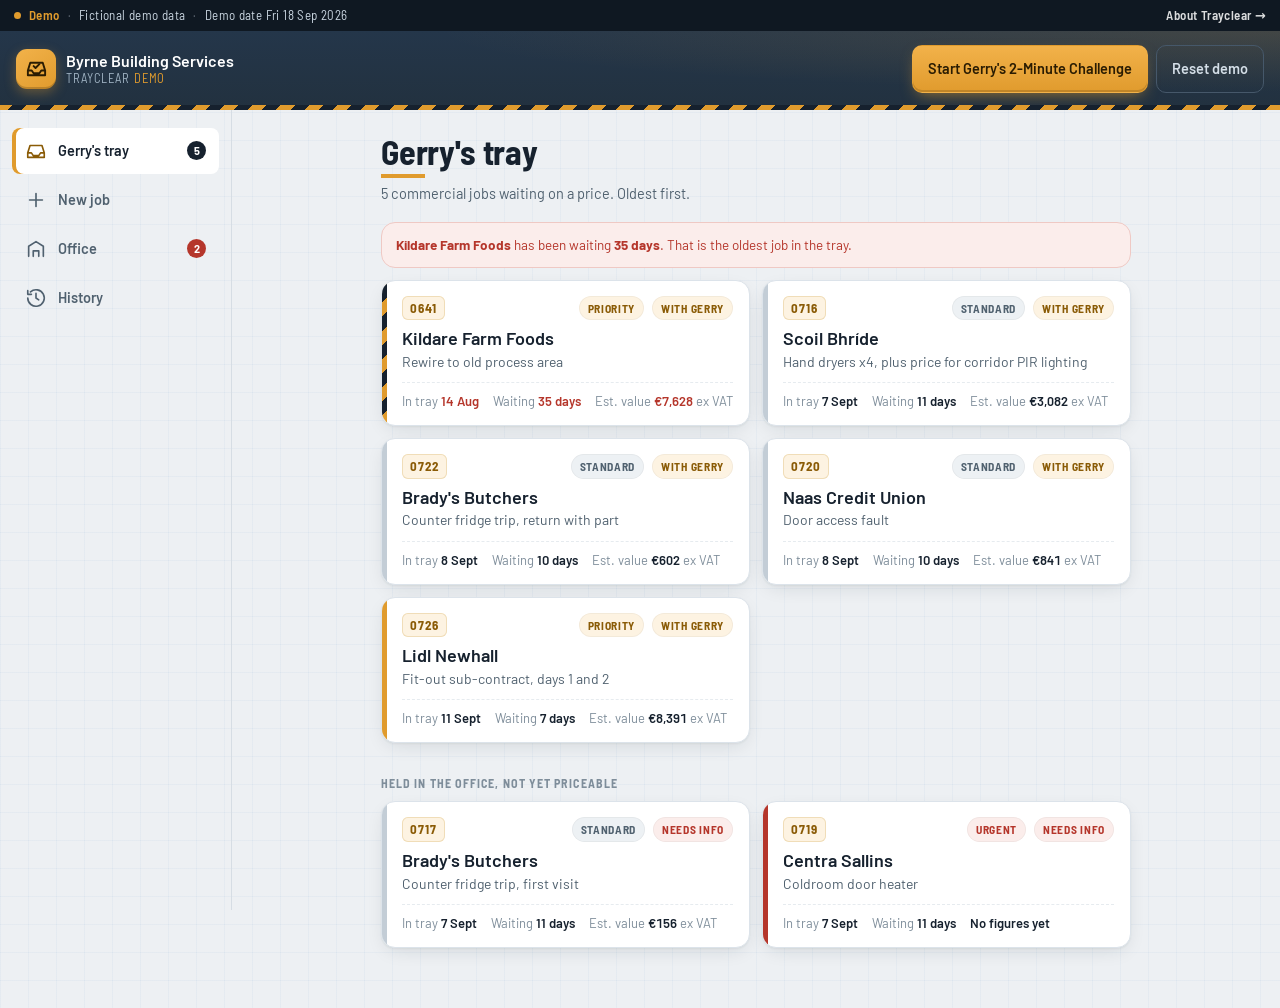
<file: app.html>
<!DOCTYPE html>
<html lang="en-IE">
<head>
<meta charset="utf-8">
<meta name="viewport" content="width=device-width, initial-scale=1, viewport-fit=cover">
<meta name="theme-color" content="#16212E">
<title>Trayclear Demo | Byrne Building Services</title>
<meta name="description" content="Trayclear demo: the quoting workflow running on fictional data for Byrne Building Services. Classroom prototype.">
<link rel="icon" href="data:image/svg+xml,<svg xmlns='http://www.w3.org/2000/svg' viewBox='0 0 32 32'><rect width='32' height='32' rx='6' fill='%2316212E'/><text x='16' y='23' font-family='Arial' font-size='18' font-weight='bold' fill='%23E8A33D' text-anchor='middle'>B</text></svg>">
<link rel="preconnect" href="https://fonts.googleapis.com">
<link rel="preconnect" href="https://fonts.gstatic.com" crossorigin>
<link href="https://fonts.googleapis.com/css2?family=Barlow:wght@400;500;600;700&family=Barlow+Semi+Condensed:wght@500;600;700&display=swap" rel="stylesheet">
<link rel="stylesheet" href="styles.css">
</head>
<body>

<a class="skip" href="#main">Skip to main content</a>

<!-- ============ DEMO BANNER ============ -->
<div class="demo-strip" role="note">
  <span class="dot"></span>
  <strong>Demo</strong>
  <span class="sep">·</span>
  <span>Fictional demo data</span>
  <span class="sep">·</span>
  <span>Demo date <time datetime="2026-09-18">Fri 18 Sep 2026</time></span>
  <a class="strip-link" href="index.html">About Trayclear <span aria-hidden="true">&rarr;</span></a>
</div>

<!-- ============ CHALLENGE BAR ============ -->
<div id="challengeBar" class="challenge-bar" hidden role="timer" aria-live="off">
  <div class="cb-left">
    <span class="cb-label">2-Minute Challenge</span>
    <span class="cb-hint" id="cbHint">Price this job and approve it.</span>
  </div>
  <div class="cb-right">
    <span class="cb-clock" id="cbClock">2:00</span>
    <button type="button" class="cb-quit" id="cbQuit">Stop</button>
  </div>
</div>

<header class="topbar">
  <a class="brand" href="index.html" aria-label="Trayclear home page">
    <span class="mark" aria-hidden="true"><svg viewBox="0 0 24 24"><path d="M3 14h4l2 3h6l2-3h4M3 14l2.5-8h13L21 14v5H3z"/><path d="M9 9.5l2 2 4-4"/></svg></span>
    <span class="brand-text">
      <strong>Byrne Building Services</strong>
      <span>Trayclear <em>Demo</em></span>
    </span>
  </a>
  <div class="topbar-actions">
    <button type="button" class="btn btn-accent" id="startChallenge">Start Gerry's 2-Minute Challenge</button>
    <button type="button" class="btn btn-ghost" id="resetDemo">Reset demo</button>
  </div>
</header>

<div class="shell">

  <!-- ============ SIDE NAV (desktop) / BOTTOM NAV (mobile) ============ -->
  <nav class="nav" aria-label="Main">
    <a href="#/tray" data-route="tray" class="nav-item">
      <svg viewBox="0 0 24 24" aria-hidden="true"><path d="M3 14h4l2 3h6l2-3h4M3 14l2.5-8h13L21 14v5H3z"/></svg>
      <span>Gerry's tray</span><span class="nav-badge" id="badgeTray">0</span>
    </a>
    <a href="#/intake" data-route="intake" class="nav-item">
      <svg viewBox="0 0 24 24" aria-hidden="true"><path d="M12 5v14M5 12h14"/></svg>
      <span>New job</span>
    </a>
    <a href="#/office" data-route="office" class="nav-item">
      <svg viewBox="0 0 24 24" aria-hidden="true"><path d="M4 20V9l8-5 8 5v11M9 20v-6h6v6"/></svg>
      <span>Office</span><span class="nav-badge warn" id="badgeOffice">0</span>
    </a>
    <a href="#/history" data-route="history" class="nav-item">
      <svg viewBox="0 0 24 24" aria-hidden="true"><path d="M3 12a9 9 0 1 0 3-6.7M3 4v4h4M12 7v5l3 2"/></svg>
      <span>History</span>
    </a>
  </nav>

  <main id="main" class="main"><!-- views render here --></main>

</div>

<!-- ============ RESULT DIALOG ============ -->
<div class="overlay" id="overlay" hidden>
  <div class="dialog" role="dialog" aria-modal="true" aria-labelledby="dlgTitle" id="dialog">
    <h2 id="dlgTitle">Result</h2>
    <div id="dlgBody"></div>
    <div class="dlg-actions" id="dlgActions"></div>
  </div>
</div>

<div class="toast" id="toast" role="status" aria-live="polite" hidden></div>

<script src="app.js"></script>
</body>
</html>
</file>
<file: styles.css>
/* ============================================================
   Byrne's | QuoteFlow Alpha
   Visual language: the carbon docket book and the van.
   Ink + paper + a working hi-vis amber. Nothing decorative.
   ============================================================ */

:root{
  --ink:#16212E;
  --ink-2:#22313F;
  --ink-soft:#50616F;
  --muted:#7E8D9A;
  --paper:#EDF0F3;
  --card:#FFFFFF;
  --rule:#D6DDE4;
  --rule-2:#E6EBEF;

  --amber:#E09B2D;
  --amber-ink:#8A5B06;
  --amber-wash:#FDF3E2;

  --green:#2E7D5B;
  --green-wash:#E6F2EC;
  --red:#B5362B;
  --red-wash:#FBEDEB;
  --blue:#2B6CB0;
  --blue-wash:#EAF1F9;

  --ui:"Barlow", system-ui, -apple-system, "Segoe UI", Roboto, sans-serif;
  --cond:"Barlow Semi Condensed", "Barlow", system-ui, sans-serif;

  --r:10px;
  --shadow:0 1px 2px rgba(22,33,46,.06), 0 4px 14px rgba(22,33,46,.06);
  --tap:48px;
  --navh:64px;
}

*{box-sizing:border-box}
html,body{margin:0;padding:0}
html{-webkit-text-size-adjust:100%}
body{
  background:var(--paper); color:var(--ink);
  font-family:var(--ui); font-size:16px; line-height:1.45;
  -webkit-font-smoothing:antialiased;
  padding-bottom:calc(var(--navh) + env(safe-area-inset-bottom));
}
h1,h2,h3,h4{margin:0; line-height:1.18; letter-spacing:-.01em}
p{margin:0 0 .7em}
button,input,select,textarea{font:inherit; color:inherit}
.num{font-variant-numeric:tabular-nums}

.skip{position:absolute;left:-9999px;top:0;background:var(--ink);color:#fff;padding:10px 16px;z-index:200}
.skip:focus{left:8px;top:8px}

:focus-visible{outline:3px solid var(--blue); outline-offset:2px; border-radius:4px}

/* ---------- demo strip ---------- */
.demo-strip{
  background:var(--ink); color:#C7D3DE;
  font-family:var(--cond); font-size:13px; letter-spacing:.03em;
  padding:6px 14px; display:flex; align-items:center; gap:8px; flex-wrap:wrap;
}
.demo-strip strong{color:var(--amber); font-weight:600}
.demo-strip .sep{opacity:.4}
.demo-strip .dot{width:7px;height:7px;border-radius:50%;background:var(--amber);flex:none}

/* ---------- challenge bar ---------- */
.challenge-bar{
  position:sticky; top:0; z-index:60;
  background:var(--amber); color:#2A1C02;
  display:flex; align-items:center; justify-content:space-between; gap:12px;
  padding:9px 14px; box-shadow:0 2px 10px rgba(0,0,0,.14);
}
.challenge-bar.danger{background:var(--red); color:#fff}
.cb-label{font-family:var(--cond); font-weight:700; letter-spacing:.06em; text-transform:uppercase; font-size:12px; display:block}
.cb-hint{font-size:13.5px}
.cb-clock{font-size:26px; font-weight:700; font-variant-numeric:tabular-nums; letter-spacing:-.02em}
.cb-right{display:flex; align-items:center; gap:10px}
.cb-quit{background:rgba(0,0,0,.14); border:0; color:inherit; padding:7px 12px; border-radius:7px; cursor:pointer; font-size:13px; font-weight:600}
.cb-quit:hover{background:rgba(0,0,0,.22)}

/* ---------- topbar ---------- */
.topbar{
  background:var(--ink-2); color:#fff;
  display:flex; align-items:center; justify-content:space-between; gap:12px;
  padding:12px 14px; flex-wrap:wrap;
}
.brand{display:flex; align-items:center; gap:10px; min-width:0}
.mark{
  width:34px;height:34px;flex:none;border-radius:8px;background:var(--amber);
  color:#2A1C02; font-weight:700; font-size:19px;
  display:grid; place-items:center;
}
.brand-text{display:flex;flex-direction:column;line-height:1.15;min-width:0}
.brand-text strong{font-size:15px; font-weight:600; white-space:nowrap; overflow:hidden; text-overflow:ellipsis}
.brand-text span{font-family:var(--cond); font-size:12.5px; color:#9FB2C2; letter-spacing:.07em; text-transform:uppercase}
.brand-text em{font-style:normal; color:var(--amber)}
.topbar-actions{display:flex; gap:8px; flex-wrap:wrap}

/* ---------- buttons ---------- */
.btn{
  border:1px solid transparent; border-radius:8px; cursor:pointer;
  padding:10px 15px; font-size:14.5px; font-weight:600; min-height:var(--tap);
  display:inline-flex; align-items:center; justify-content:center; gap:7px;
  transition:background .14s ease, border-color .14s ease, transform .06s ease;
}
.btn:active{transform:translateY(1px)}
.btn-accent{background:var(--amber); color:#2A1C02}
.btn-accent:hover{background:#EFAA3B}
.btn-ghost{background:transparent; border-color:#46586A; color:#D4DEE7}
.btn-ghost:hover{background:#2C3D4D}
.btn-primary{background:var(--ink); color:#fff; width:100%}
.btn-primary:hover{background:var(--ink-2)}
.btn-approve{background:var(--green); color:#fff; width:100%; font-size:17px; min-height:56px}
.btn-approve:hover{background:#35906A}
.btn-line{background:var(--card); border-color:var(--rule); color:var(--ink)}
.btn-line:hover{background:#F6F8FA}
.btn-sm{min-height:38px; padding:7px 12px; font-size:13.5px}
.btn[disabled]{opacity:.45; cursor:not-allowed}

/* ---------- shell + nav ---------- */
.shell{display:block}
.nav{
  position:fixed; left:0; right:0; bottom:0; z-index:50;
  background:var(--card); border-top:1px solid var(--rule);
  display:grid; grid-template-columns:repeat(4,1fr);
  padding-bottom:env(safe-area-inset-bottom);
}
.nav-item{
  position:relative; text-decoration:none; color:var(--ink-soft);
  display:flex; flex-direction:column; align-items:center; justify-content:center; gap:3px;
  min-height:var(--navh); padding:8px 4px;
  font-family:var(--cond); font-size:12px; font-weight:600; letter-spacing:.02em;
}
.nav-item svg{width:22px;height:22px;fill:none;stroke:currentColor;stroke-width:1.8;stroke-linecap:round;stroke-linejoin:round}
.nav-item[aria-current="page"]{color:var(--ink); background:var(--amber-wash)}
.nav-item[aria-current="page"] svg{stroke:var(--amber-ink)}
.nav-badge{
  position:absolute; top:7px; right:calc(50% - 26px);
  background:var(--ink); color:#fff; font-size:11px; font-weight:700;
  min-width:19px; height:19px; border-radius:10px; display:grid; place-items:center; padding:0 5px;
}
.nav-badge.warn{background:var(--red)}
.nav-badge[data-zero="1"]{display:none}

.main{padding:16px 14px 28px; max-width:1180px; margin:0 auto}

/* ---------- page head ---------- */
.page-head{margin-bottom:14px}
.page-head h1{font-size:23px; font-weight:700}
.page-head p{color:var(--ink-soft); font-size:14.5px; margin:5px 0 0}

/* ---------- cards ---------- */
.card{background:var(--card); border:1px solid var(--rule); border-radius:var(--r); box-shadow:var(--shadow)}
.card + .card{margin-top:12px}
.card-pad{padding:15px}

.section-label{
  font-family:var(--cond); font-size:12px; font-weight:700; letter-spacing:.09em;
  text-transform:uppercase; color:var(--muted); margin:20px 0 9px;
}
.section-label:first-child{margin-top:0}

/* ---------- job card (the docket) ---------- */
.job{
  display:block; width:100%; text-align:left; background:var(--card);
  border:1px solid var(--rule); border-radius:var(--r); box-shadow:var(--shadow);
  padding:13px 14px; cursor:pointer; margin-bottom:10px;
  transition:border-color .14s ease, box-shadow .14s ease;
}
.job:hover{border-color:#B9C5D0; box-shadow:0 2px 6px rgba(22,33,46,.1)}
.job-top{display:flex; align-items:flex-start; justify-content:space-between; gap:10px}
.job-ref{
  font-family:var(--cond); font-size:13px; font-weight:700; letter-spacing:.08em;
  color:var(--amber-ink); background:var(--amber-wash);
  padding:2px 7px; border-radius:4px; white-space:nowrap;
}
.job-cust{font-size:17px; font-weight:600; margin:7px 0 2px; line-height:1.25}
.job-desc{font-size:14px; color:var(--ink-soft); margin:0}
.job-meta{
  display:flex; flex-wrap:wrap; gap:6px 14px; margin-top:10px;
  padding-top:9px; border-top:1px solid var(--rule-2);
  font-size:13px; color:var(--muted);
}
.job-meta b{color:var(--ink); font-weight:600}
.waiting-hot b{color:var(--red)}

/* ---------- pills ---------- */
.pill{
  font-family:var(--cond); font-size:11.5px; font-weight:700; letter-spacing:.06em;
  text-transform:uppercase; padding:3px 8px; border-radius:20px; white-space:nowrap;
}
.pill-grey{background:#EDF1F4; color:var(--ink-soft)}
.pill-amber{background:var(--amber-wash); color:var(--amber-ink)}
.pill-green{background:var(--green-wash); color:var(--green)}
.pill-red{background:var(--red-wash); color:var(--red)}
.pill-blue{background:var(--blue-wash); color:var(--blue)}

/* ---------- insights ---------- */
.stats{display:grid; grid-template-columns:repeat(2,1fr); gap:10px}
.stat{background:var(--card); border:1px solid var(--rule); border-radius:var(--r); padding:13px 14px}
.stat .k{font-family:var(--cond); font-size:11.5px; font-weight:700; letter-spacing:.07em; text-transform:uppercase; color:var(--muted)}
.stat .v{font-size:27px; font-weight:700; line-height:1.1; margin-top:4px; font-variant-numeric:tabular-nums}
.stat .s{font-size:12.5px; color:var(--ink-soft); margin-top:2px}
.stat.hot .v{color:var(--red)}

.assumption{
  background:var(--amber-wash); border:1px solid #EFD9AE; border-radius:var(--r);
  padding:12px 14px; font-size:13.5px; color:var(--amber-ink); margin-top:10px;
}
.assumption strong{display:block; font-family:var(--cond); letter-spacing:.06em; text-transform:uppercase; font-size:11.5px; margin-bottom:3px}

/* ---------- forms ---------- */
.field{margin-bottom:14px}
.field label, .lbl{display:block; font-size:13.5px; font-weight:600; margin-bottom:5px}
.req{color:var(--red)}
.hint{font-size:12.5px; color:var(--muted); font-weight:400; margin-top:3px}
input[type=text], input[type=number], input[type=date], select, textarea{
  width:100%; background:#fff; border:1px solid var(--rule); border-radius:8px;
  padding:11px 12px; font-size:16px; min-height:var(--tap);
}
textarea{min-height:76px; resize:vertical; line-height:1.4}
input:focus, select:focus, textarea:focus{border-color:var(--blue); outline:none; box-shadow:0 0 0 3px rgba(43,108,176,.15)}
input[aria-invalid="true"], select[aria-invalid="true"], textarea[aria-invalid="true"]{border-color:var(--red); background:#FFFAF9}
.err{color:var(--red); font-size:12.5px; margin-top:4px; font-weight:600}
.grid2{display:grid; grid-template-columns:1fr; gap:0 14px}
.form-foot{position:sticky; bottom:calc(var(--navh) + 8px); padding-top:6px}

/* ---------- line item editor ---------- */
.lines{width:100%; border-collapse:collapse}
.lines th{
  font-family:var(--cond); font-size:11.5px; letter-spacing:.06em; text-transform:uppercase;
  color:var(--muted); text-align:left; font-weight:700; padding:0 6px 6px 0;
}
.lines th.r, .lines td.r{text-align:right}
.lines td{padding:3px 6px 3px 0; vertical-align:middle}
.lines input{min-height:42px; padding:8px 9px; font-size:15px}
.lines input.n{text-align:right}
.lines tfoot td{padding-top:9px; font-weight:600; border-top:1px solid var(--rule-2)}
.del{
  background:none;border:0;color:var(--muted);cursor:pointer;font-size:19px;line-height:1;
  width:36px;height:42px;border-radius:6px;
}
.del:hover{background:var(--red-wash); color:var(--red)}

/* stacked line items on small screens: description gets the full width */
@media (max-width:559px){
  .lines, .lines tbody, .lines tr, .lines td{display:block; width:100%}
  .lines thead{display:none}
  .lines tr{
    display:flex; flex-wrap:wrap; gap:7px 8px; align-items:flex-end;
    border:1px solid var(--rule-2); border-radius:9px; padding:9px; margin-bottom:8px;
  }
  .lines td{padding:0; flex:1 1 0; min-width:0}
  .lines td.c-desc{flex:1 1 100%}
  .lines td[data-lab]::before{
    content:attr(data-lab); display:block;
    font-family:var(--cond); font-size:10.5px; font-weight:700; letter-spacing:.06em;
    text-transform:uppercase; color:var(--muted); margin-bottom:3px;
  }
  .lines td.c-line{flex:0 0 auto; margin-left:auto; text-align:right; font-weight:700; padding-bottom:11px}
  .lines td.c-del{flex:0 0 auto}
}

/* ---------- totals ---------- */
.totals{border-top:1px solid var(--rule); margin-top:14px; padding-top:12px}
.trow{display:flex; justify-content:space-between; align-items:baseline; gap:10px; padding:5px 0; font-size:14.5px}
.trow .lab{color:var(--ink-soft)}
.trow .val{font-weight:600; font-variant-numeric:tabular-nums}
.trow.sub{border-top:1px solid var(--rule-2); margin-top:6px; padding-top:9px}
.trow.grand{
  border-top:2px solid var(--ink); margin-top:9px; padding-top:11px;
  font-size:18px; font-weight:700;
}
.trow.grand .val{font-size:30px; letter-spacing:-.02em}
.trow.vat .val, .trow.vat .lab{color:var(--muted); font-weight:500}

/* ---------- gerry override ---------- */
.override{
  background:var(--amber-wash); border:1px solid #EFD9AE; border-radius:var(--r);
  padding:13px 14px; margin-top:14px;
}
.override h3{font-size:15px; margin-bottom:3px}
.override .hint{margin-bottom:9px}
.override-row{display:flex; gap:9px; align-items:center}
.override-row .pfx{font-size:19px; font-weight:700; color:var(--amber-ink)}

/* ---------- pipeline ---------- */
.pipe{display:flex; flex-wrap:wrap; gap:5px; align-items:center; margin-bottom:4px}
.pipe-step{
  font-family:var(--cond); font-size:11.5px; font-weight:700; letter-spacing:.05em; text-transform:uppercase;
  padding:5px 9px; border-radius:6px; background:#EDF1F4; color:var(--muted);
}
.pipe-step.done{background:var(--ink); color:#fff}
.pipe-step.now{background:var(--amber); color:#2A1C02}
.pipe-arrow{color:var(--rule); font-size:13px}

/* ---------- history / activity ---------- */
.log{list-style:none; margin:0; padding:0}
.log li{
  display:flex; gap:11px; padding:9px 0; border-bottom:1px solid var(--rule-2); font-size:14px;
}
.log li:last-child{border-bottom:0}
.log .when{
  font-family:var(--cond); font-size:12px; color:var(--muted); white-space:nowrap;
  min-width:94px; padding-top:2px;
}
.log .who{font-weight:600}

/* ---------- misc ---------- */
.empty{text-align:center; padding:40px 18px; color:var(--muted)}
.empty h3{color:var(--ink); margin-bottom:5px; font-size:17px}
.back{
  background:none;border:0;color:var(--ink-soft);cursor:pointer;font-size:14.5px;font-weight:600;
  padding:8px 0; display:inline-flex; align-items:center; gap:6px; min-height:var(--tap);
}
.back:hover{color:var(--ink)}
.rowbtns{display:flex; gap:8px; flex-wrap:wrap}
.notice{
  background:var(--blue-wash); border:1px solid #C5D9EE; border-radius:var(--r);
  padding:12px 14px; font-size:13.5px; color:#23527F; margin-bottom:12px;
}
.notice.warn{background:var(--red-wash); border-color:#EFC9C4; color:var(--red)}
.summary-grid{display:grid; grid-template-columns:1fr; gap:0}
.sg-row{display:flex; justify-content:space-between; gap:12px; padding:7px 0; border-bottom:1px solid var(--rule-2); font-size:14.5px}
.sg-row:last-child{border-bottom:0}
.sg-row .k{color:var(--ink-soft); flex:none}
.sg-row .v{text-align:right; font-weight:600}

/* ---------- hidden must beat display rules below ---------- */
[hidden]{display:none !important}

/* ---------- overlay / dialog ---------- */
.overlay{
  position:fixed; inset:0; z-index:120; background:rgba(16,24,34,.55);
  display:grid; place-items:center; padding:18px;
}
.dialog{
  background:var(--card); border-radius:14px; max-width:430px; width:100%;
  padding:22px; box-shadow:0 20px 50px rgba(0,0,0,.3);
}
.dialog h2{font-size:21px; margin-bottom:10px}
.dialog .big{font-size:46px; font-weight:700; letter-spacing:-.03em; line-height:1; margin:6px 0 2px; font-variant-numeric:tabular-nums}
.dialog .pass{color:var(--green)}
.dialog .fail{color:var(--red)}
.dlg-actions{display:flex; gap:9px; margin-top:18px; flex-wrap:wrap}
.dlg-actions .btn{flex:1; min-width:130px}

/* ---------- sticky approve dock (phones) ---------- */
.approve-dock{
  position:fixed; left:0; right:0; bottom:var(--navh); z-index:55;
  background:var(--card); border-top:1px solid var(--rule);
  padding:10px 14px calc(10px + env(safe-area-inset-bottom));
  display:flex; align-items:center; gap:12px;
  box-shadow:0 -5px 18px rgba(22,33,46,.12);
}
.dock-total{display:flex; flex-direction:column; line-height:1.15; flex:none}
.dock-total .k{
  font-family:var(--cond); font-size:10.5px; font-weight:700; letter-spacing:.06em;
  text-transform:uppercase; color:var(--muted);
}
.dock-total .v{font-size:19px; font-weight:700; font-variant-numeric:tabular-nums}
@media (min-width:860px){ .approve-dock, #dockSpacer{display:none !important} }

/* ---------- toast ---------- */
.toast{
  position:fixed; left:50%; transform:translateX(-50%);
  bottom:calc(var(--navh) + 86px); z-index:150;
  background:var(--ink); color:#fff; padding:12px 18px; border-radius:9px;
  font-size:14.5px; font-weight:600; box-shadow:0 8px 24px rgba(0,0,0,.26);
  max-width:calc(100vw - 32px); text-align:center;
}

/* ============================================================
   DESKTOP
   ============================================================ */
@media (min-width:860px){
  body{padding-bottom:0}
  .shell{display:grid; grid-template-columns:232px 1fr; align-items:start; max-width:1320px; margin:0 auto}
  .nav{
    position:sticky; top:0; left:auto; right:auto; bottom:auto;
    display:flex; flex-direction:column; gap:3px;
    border-top:0; border-right:1px solid var(--rule); background:transparent;
    padding:18px 12px; min-height:calc(100vh - 100px);
  }
  .nav-item{
    flex-direction:row; justify-content:flex-start; gap:11px;
    min-height:46px; padding:10px 13px; border-radius:8px; font-size:14.5px;
    font-family:var(--ui); letter-spacing:0;
  }
  .nav-badge{position:static; margin-left:auto; right:auto; top:auto}
  .main{padding:22px 24px 48px}
  .page-head h1{font-size:27px}
  .stats{grid-template-columns:repeat(4,1fr)}
  .grid2{grid-template-columns:1fr 1fr}
  .form-foot{position:static}
  .two-col{display:grid; grid-template-columns:1fr 360px; gap:16px; align-items:start}
  .two-col > * + *{margin-top:0}
  .two-col > *:first-child{order:2}   /* price panel back to the right on desktop */
  .two-col > *:last-child{order:1}
  .btn-primary{width:auto; min-width:210px}
}

@media (min-width:1100px){
  .job-grid{display:grid; grid-template-columns:1fr 1fr; gap:0 12px}
  .job{margin-bottom:12px}
}

@media (prefers-reduced-motion:reduce){
  *{transition-duration:.01ms !important; animation-duration:.01ms !important}
}

@media print{
  .nav,.topbar,.demo-strip,.challenge-bar,.toast{display:none}
}

/* ============================================================
   VISUAL REFRESH (Trayclear)
   Same docket-book language, turned up: site-hoarding stripes,
   a faint blueprint grid, coloured docket edges and more depth.
   ============================================================ */
:root{
  --r:14px;
  --amber-hi:#F2B24A;
  --shadow:0 1px 2px rgba(22,33,46,.05), 0 6px 20px -6px rgba(22,33,46,.14);
  --shadow-lift:0 2px 4px rgba(22,33,46,.06), 0 16px 32px -10px rgba(22,33,46,.28);
  --stripes:repeating-linear-gradient(-45deg, var(--amber) 0 10px, var(--ink) 10px 20px);
}

body{
  background-color:var(--paper);
  background-image:
    linear-gradient(rgba(43,108,176,.045) 1px, transparent 1px),
    linear-gradient(90deg, rgba(43,108,176,.045) 1px, transparent 1px);
  background-size:28px 28px;
}

/* demo strip + link home */
.demo-strip{background:#0F1822}
.strip-link{margin-left:auto; color:#fff; text-decoration:none; font-weight:600; opacity:.85}
.strip-link:hover{opacity:1; text-decoration:underline; text-underline-offset:3px}

/* topbar with a hazard-tape edge */
.topbar{
  position:relative;
  background:
    radial-gradient(120% 140% at 100% 0%, rgba(224,155,45,.16), transparent 55%),
    linear-gradient(180deg, #24364A, var(--ink-2));
  padding:14px 16px 17px;
}
.topbar::after{content:""; position:absolute; left:0; right:0; bottom:0; height:5px; background:var(--stripes)}
a.brand{color:inherit; text-decoration:none}
.mark{
  width:40px; height:40px; border-radius:11px;
  background:linear-gradient(145deg, var(--amber-hi), var(--amber));
  box-shadow:inset 0 -2px 0 rgba(0,0,0,.18), 0 4px 12px rgba(224,155,45,.35);
}
.mark svg{width:23px; height:23px; fill:none; stroke:#2A1C02; stroke-width:2; stroke-linecap:round; stroke-linejoin:round}
.brand-text strong{font-size:16px}

/* buttons */
.btn{border-radius:10px; transition:background .15s ease, box-shadow .15s ease, transform .08s ease, border-color .15s ease}
.btn-accent{
  background:linear-gradient(180deg, var(--amber-hi), var(--amber));
  box-shadow:inset 0 -2px 0 rgba(0,0,0,.14), 0 6px 16px -6px rgba(224,155,45,.7);
}
.btn-accent:hover{background:linear-gradient(180deg, #F6BE5E, var(--amber-hi))}
.btn-approve{
  background:linear-gradient(180deg, #379469, var(--green));
  box-shadow:inset 0 -2px 0 rgba(0,0,0,.16), 0 8px 20px -8px rgba(46,125,91,.8);
  border-radius:12px; letter-spacing:.01em;
}
.btn-approve:hover{background:linear-gradient(180deg, #3FA376, #34896A)}
.btn-primary{border-radius:10px; box-shadow:0 6px 16px -8px rgba(22,33,46,.6)}

/* page heads */
.page-head{margin-bottom:18px}
.page-head h1{
  font-family:var(--cond); font-weight:700; font-size:28px; letter-spacing:-.005em;
  display:inline-block; padding-bottom:6px;
  background:linear-gradient(var(--amber), var(--amber)) left bottom / 44px 4px no-repeat;
}

/* docket cards: coloured left edge, lift on hover */
.job{
  position:relative; overflow:hidden; border-radius:var(--r);
  padding:15px 16px 14px 20px; border-color:#DCE3EA;
  transition:transform .16s ease, box-shadow .16s ease, border-color .16s ease;
}
.job::before{content:""; position:absolute; left:0; top:0; bottom:0; width:5px; background:#C3CDD6}
.job[data-urgency="priority"]::before{background:var(--amber)}
.job[data-urgency="urgent"]::before{background:var(--red)}
.job.is-hot::before{background:var(--stripes)}
.job:hover{transform:translateY(-2px); box-shadow:var(--shadow-lift); border-color:#C7D2DC}
.job:active{transform:translateY(0)}
.job-ref{border-radius:6px; padding:3px 8px; box-shadow:inset 0 0 0 1px #F0DDB8}
.job-cust{font-size:18px}
.job-meta{border-top-style:dashed}

/* pills */
.pill{padding:4px 9px; box-shadow:inset 0 0 0 1px rgba(0,0,0,.04)}

/* cards and stats */
.card{border-color:#DCE3EA}
.stat{
  position:relative; overflow:hidden; border-color:#DCE3EA; box-shadow:var(--shadow);
  padding:15px 16px;
}
.stat::after{content:""; position:absolute; left:0; right:0; top:0; height:4px; background:var(--ink)}
.stat.hot::after{background:var(--stripes)}
.stat .v{font-family:var(--cond); font-size:34px; letter-spacing:-.01em}

.assumption, .override{border-radius:var(--r)}
.override{border-left:5px solid var(--amber)}

/* totals: make the number the hero */
.trow.grand .val{font-family:var(--cond); font-size:36px}

/* pipeline as a progress track */
.pipe-step{border-radius:20px; padding:6px 11px}
.pipe-step.now{box-shadow:0 0 0 3px rgba(224,155,45,.25)}

/* nav */
.nav{backdrop-filter:saturate(1.4) blur(10px); background:rgba(255,255,255,.92)}
.nav-item[aria-current="page"]{background:linear-gradient(180deg, var(--amber-wash), #FBEBCF)}
@media (min-width:860px){
  .nav{background:transparent; backdrop-filter:none}
  .nav-item{transition:background .15s ease}
  .nav-item:hover{background:rgba(255,255,255,.7)}
  .nav-item[aria-current="page"]{box-shadow:inset 4px 0 0 var(--amber); background:#fff}
  .page-head h1{font-size:34px}
}

/* challenge bar */
.challenge-bar{background:linear-gradient(90deg, var(--amber), var(--amber-hi))}
.cb-clock{font-family:var(--cond); font-size:30px}

/* dialog + toast */
.overlay{backdrop-filter:blur(3px)}
.dialog{border-radius:18px; border-top:6px solid var(--amber); animation:pop .22s cubic-bezier(.2,.9,.3,1.2)}
.dialog .big{font-family:var(--cond)}
.toast{border-radius:12px; border-left:4px solid var(--amber); animation:rise .2s ease-out}
@keyframes pop{from{opacity:0; transform:translateY(8px) scale(.97)} to{opacity:1; transform:none}}
@keyframes rise{from{opacity:0; transform:translate(-50%, 8px)} to{opacity:1; transform:translate(-50%, 0)}}
</file>
